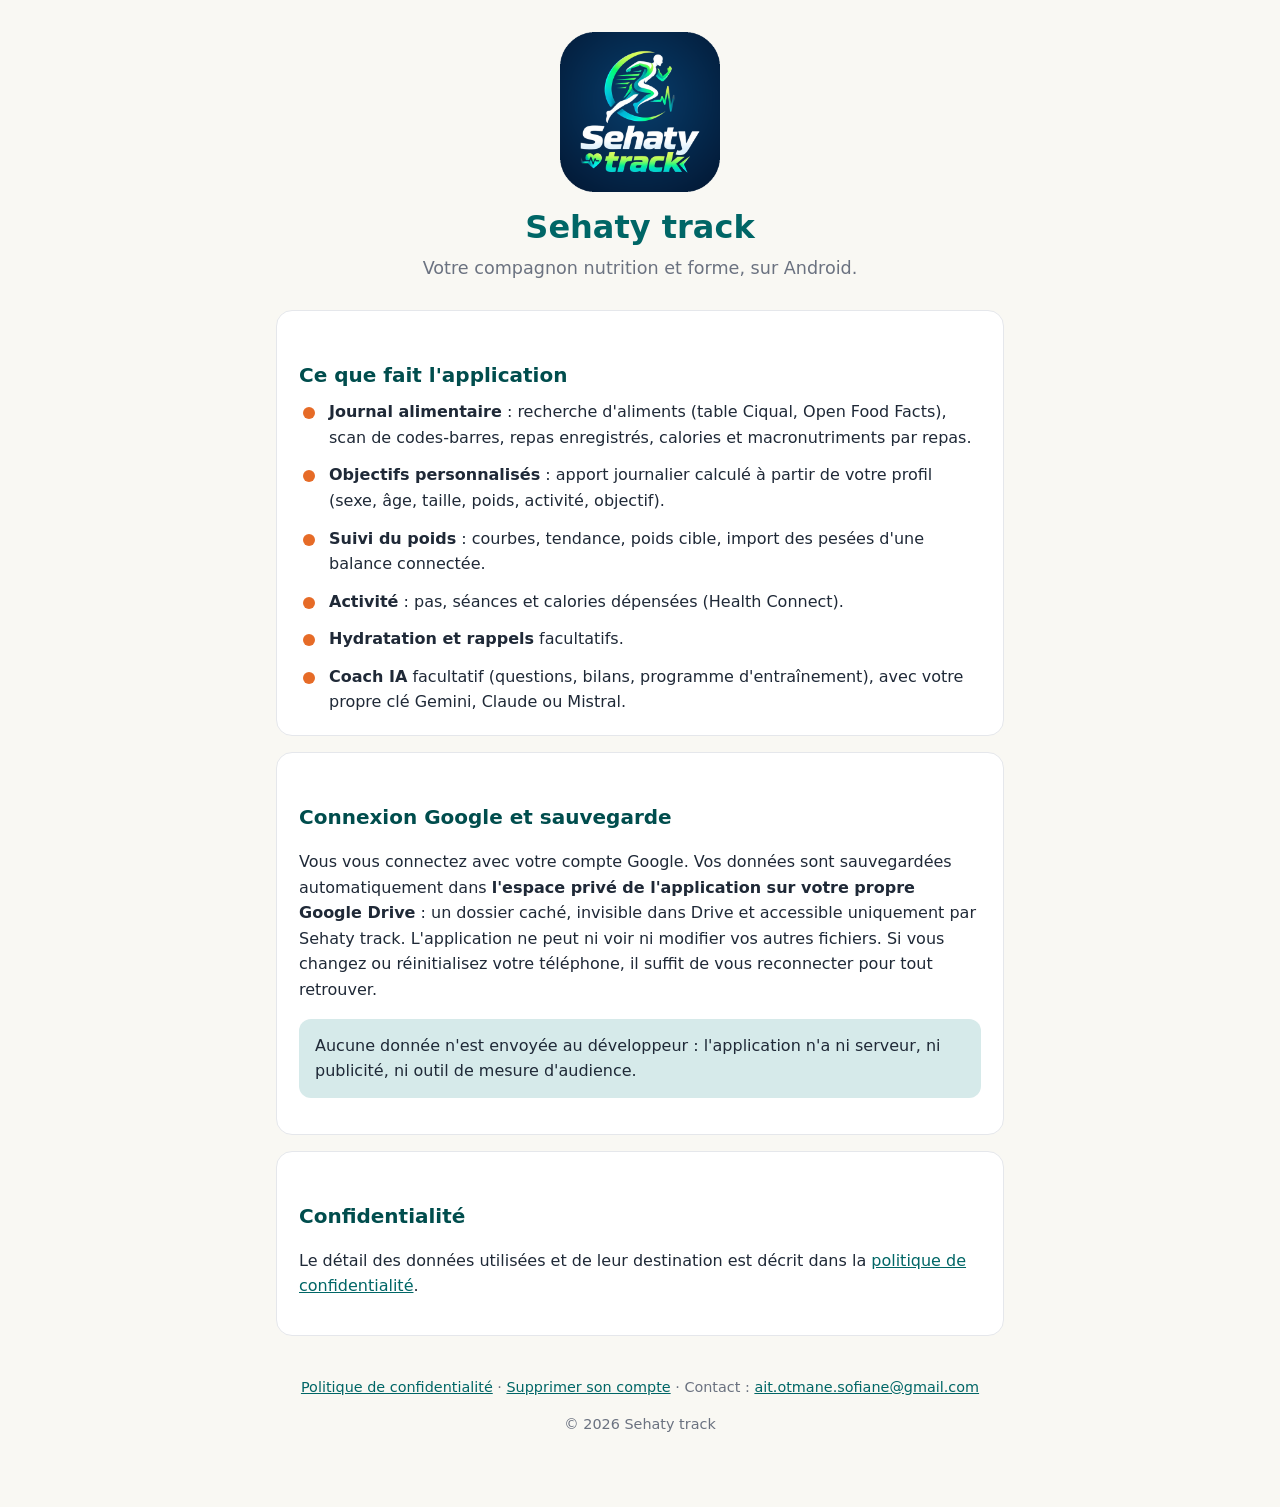
<file: index.html>
<!DOCTYPE html>
<html lang="fr">
<head>
  <meta charset="utf-8">
  <meta name="viewport" content="width=device-width, initial-scale=1">
  <title>Sehaty track</title>
  <meta name="description" content="Sehaty track : journal alimentaire, suivi du poids et de l'activité, coach nutritionnel, avec sauvegarde dans votre propre Google Drive.">
  <!-- Google Search Console : collez ici la balise meta de validation si vous choisissez cette méthode. -->
  <link rel="icon" href="icon.png">
  <link rel="stylesheet" href="style.css">
</head>
<body>
<main>
  <header>
    <img src="logo.png" alt="Logo Sehaty track">
    <h1>Sehaty track</h1>
    <p class="lead">Votre compagnon nutrition et forme, sur Android.</p>
  </header>

  <section class="card">
    <h2>Ce que fait l'application</h2>
    <ul class="features">
      <li><strong>Journal alimentaire</strong> : recherche d'aliments (table Ciqual, Open Food Facts), scan de codes-barres, repas enregistrés, calories et macronutriments par repas.</li>
      <li><strong>Objectifs personnalisés</strong> : apport journalier calculé à partir de votre profil (sexe, âge, taille, poids, activité, objectif).</li>
      <li><strong>Suivi du poids</strong> : courbes, tendance, poids cible, import des pesées d'une balance connectée.</li>
      <li><strong>Activité</strong> : pas, séances et calories dépensées (Health Connect).</li>
      <li><strong>Hydratation et rappels</strong> facultatifs.</li>
      <li><strong>Coach IA</strong> facultatif (questions, bilans, programme d'entraînement), avec votre propre clé Gemini, Claude ou Mistral.</li>
    </ul>
  </section>

  <section class="card">
    <h2>Connexion Google et sauvegarde</h2>
    <p>
      Vous vous connectez avec votre compte Google. Vos données sont sauvegardées automatiquement dans
      <strong>l'espace privé de l'application sur votre propre Google Drive</strong> : un dossier caché,
      invisible dans Drive et accessible uniquement par Sehaty track. L'application ne peut ni voir ni modifier
      vos autres fichiers. Si vous changez ou réinitialisez votre téléphone, il suffit de vous reconnecter pour tout retrouver.
    </p>
    <p class="note">
      Aucune donnée n'est envoyée au développeur : l'application n'a ni serveur, ni publicité, ni outil de mesure d'audience.
    </p>
  </section>

  <section class="card">
    <h2>Confidentialité</h2>
    <p>Le détail des données utilisées et de leur destination est décrit dans la
      <a href="confidentialite.html">politique de confidentialité</a>.</p>
  </section>

  <footer>
    <p><a href="confidentialite.html">Politique de confidentialité</a> · <a href="suppression-compte.html">Supprimer son compte</a> · Contact : <a href="mailto:ait.otmane.sofiane@gmail.com">ait.otmane.sofiane@gmail.com</a></p>
    <p>© 2026 Sehaty track</p>
  </footer>
</main>
</body>
</html>
</file>
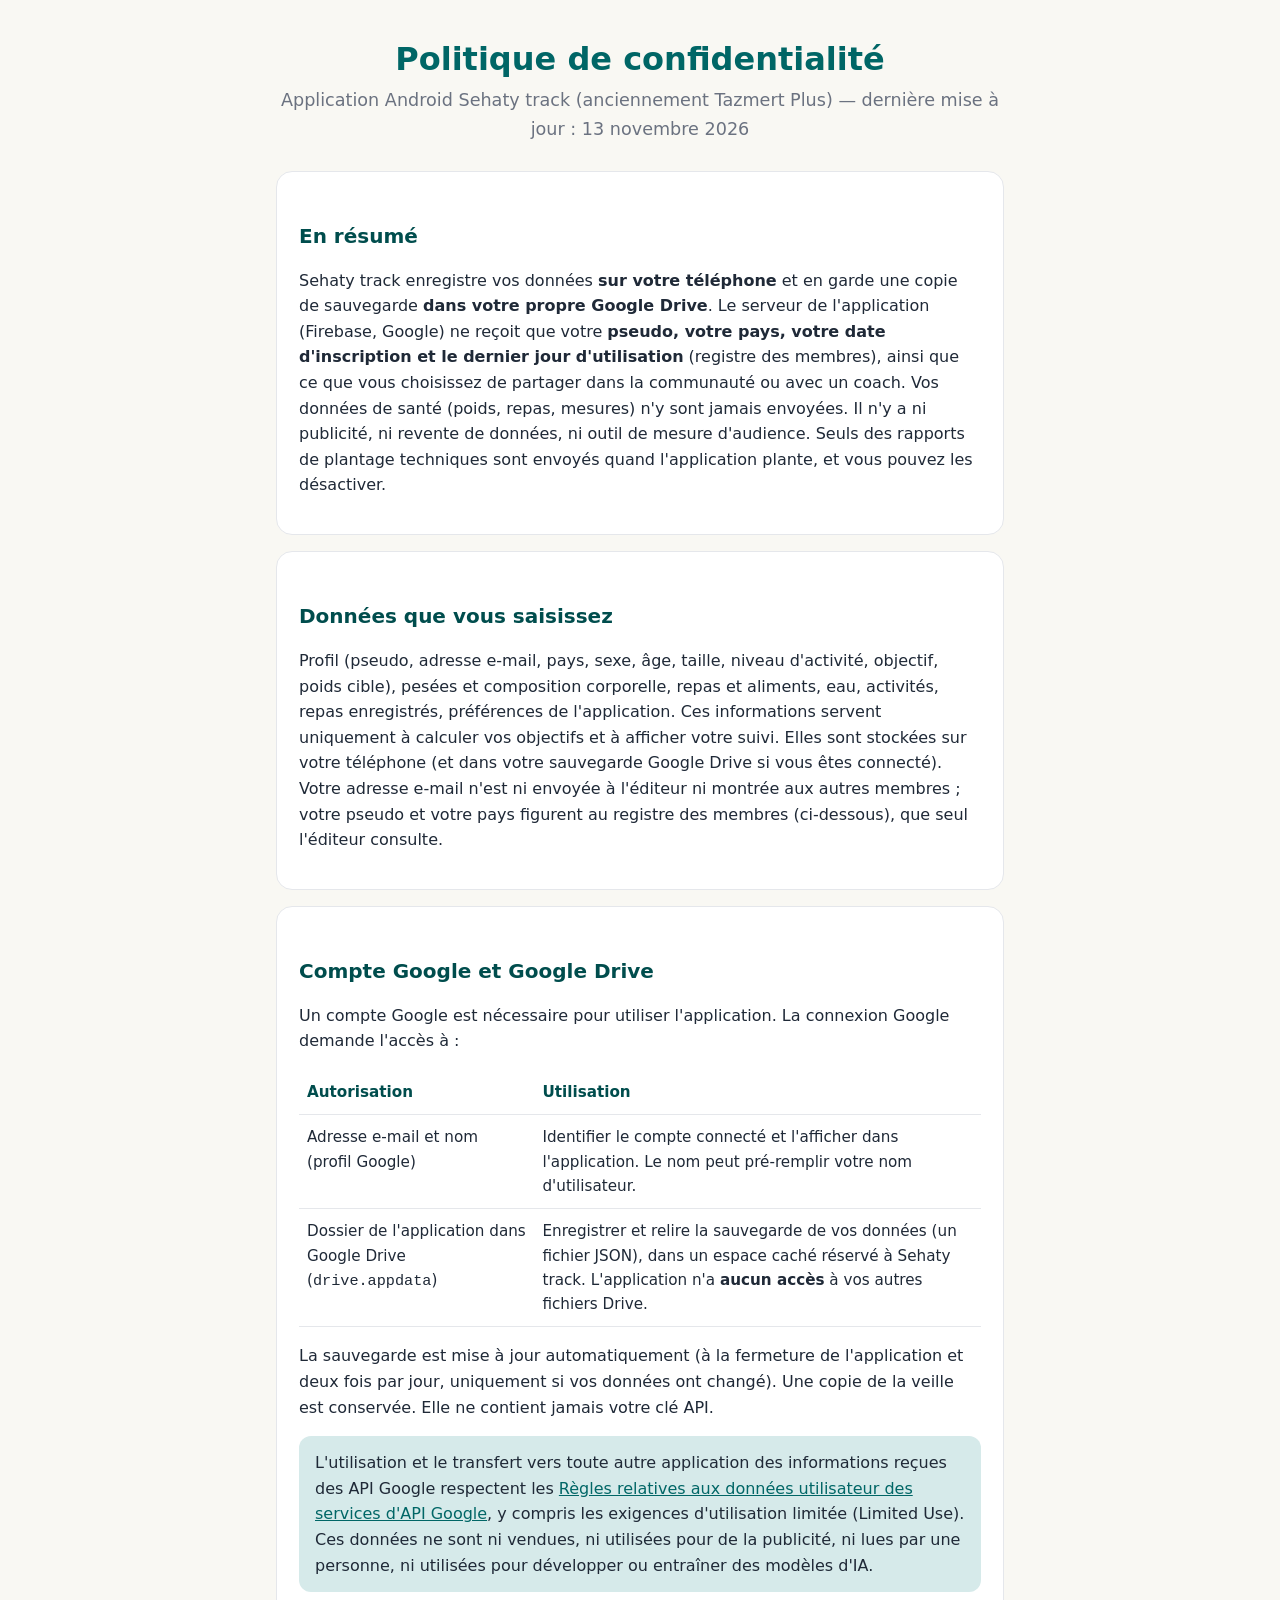
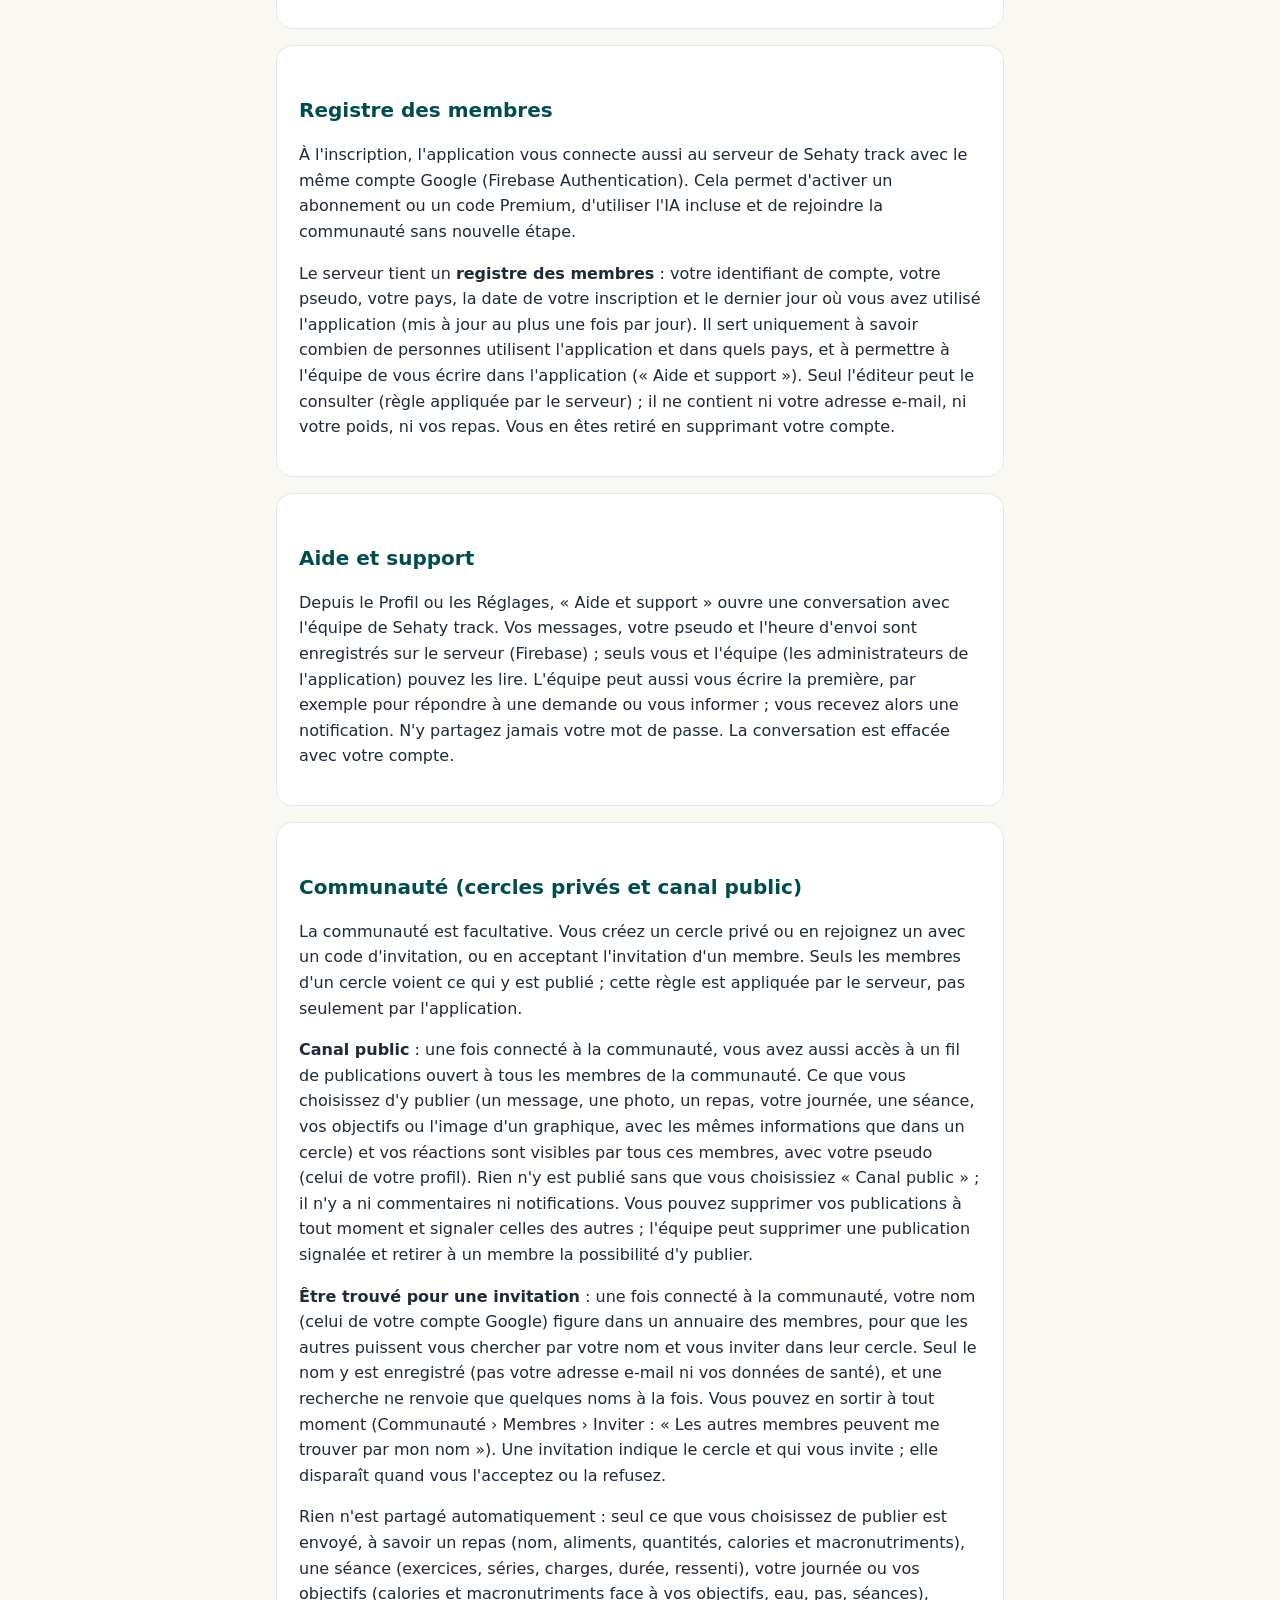
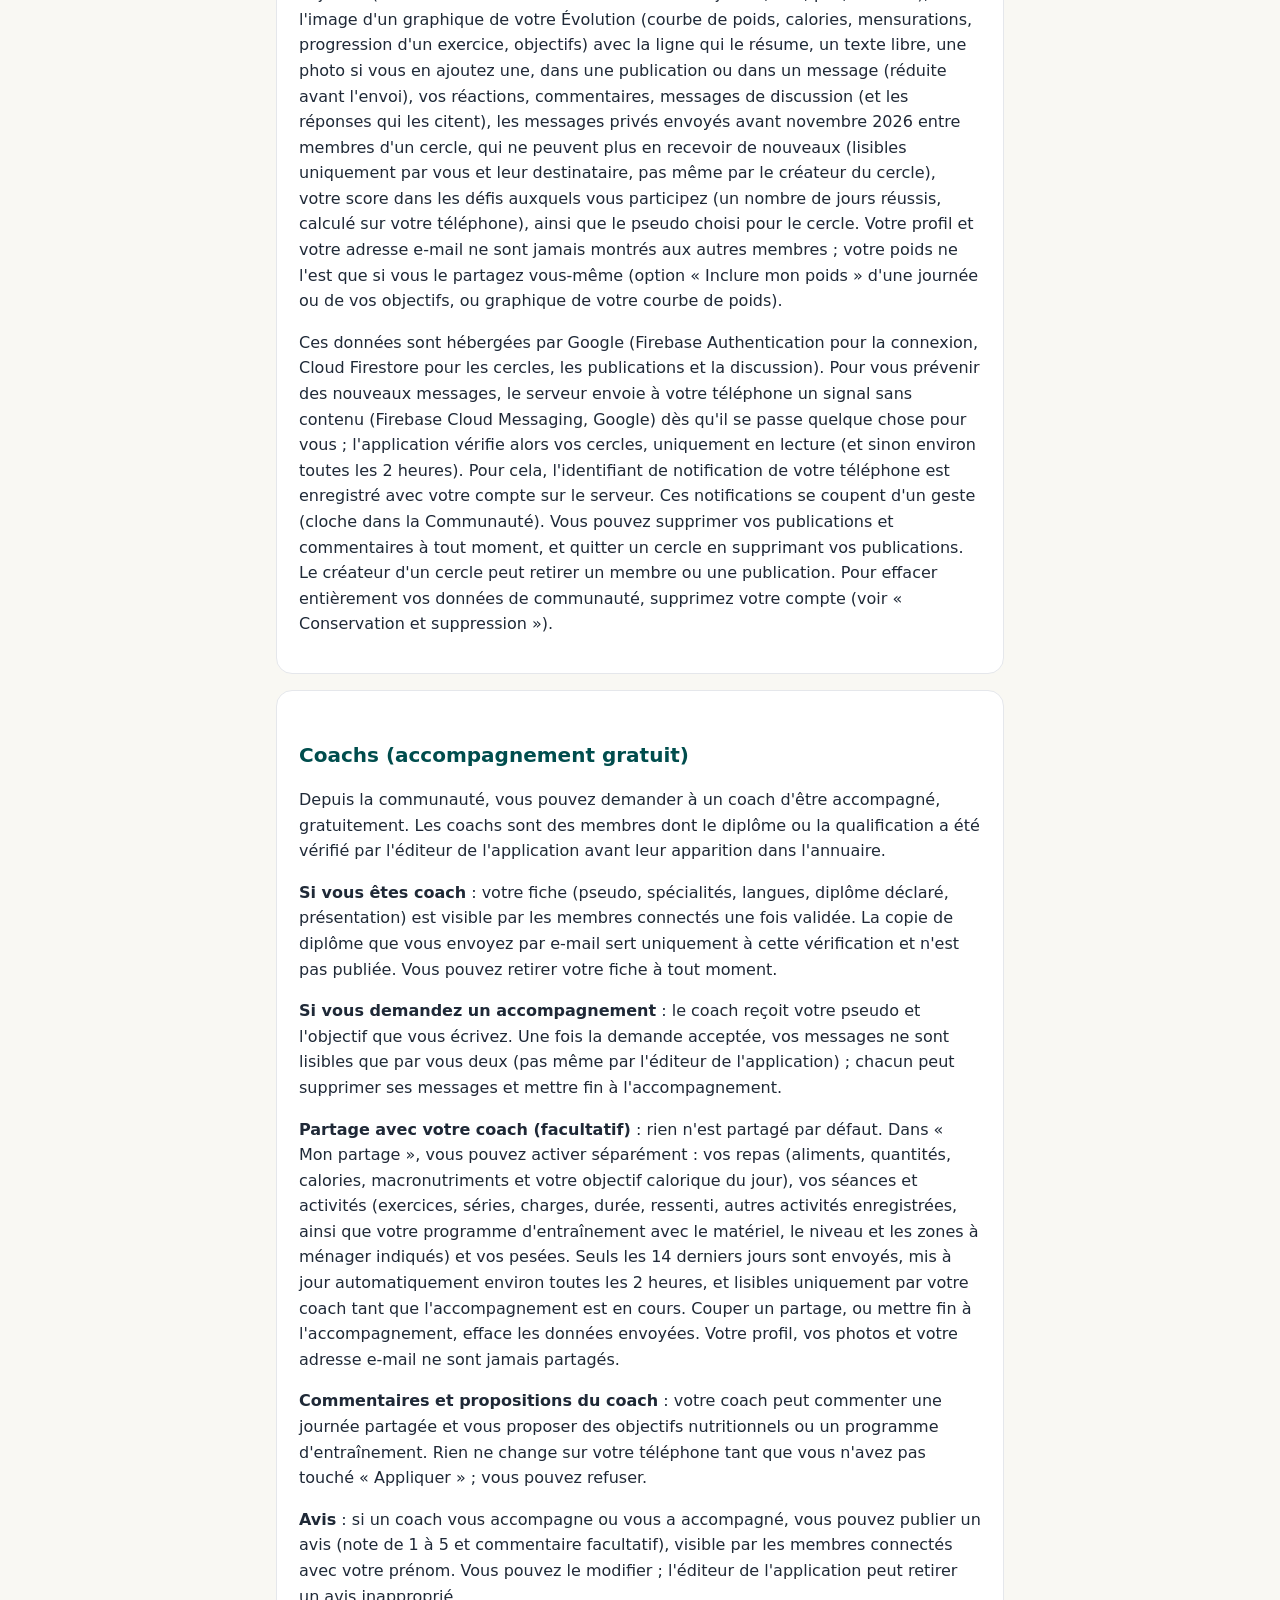
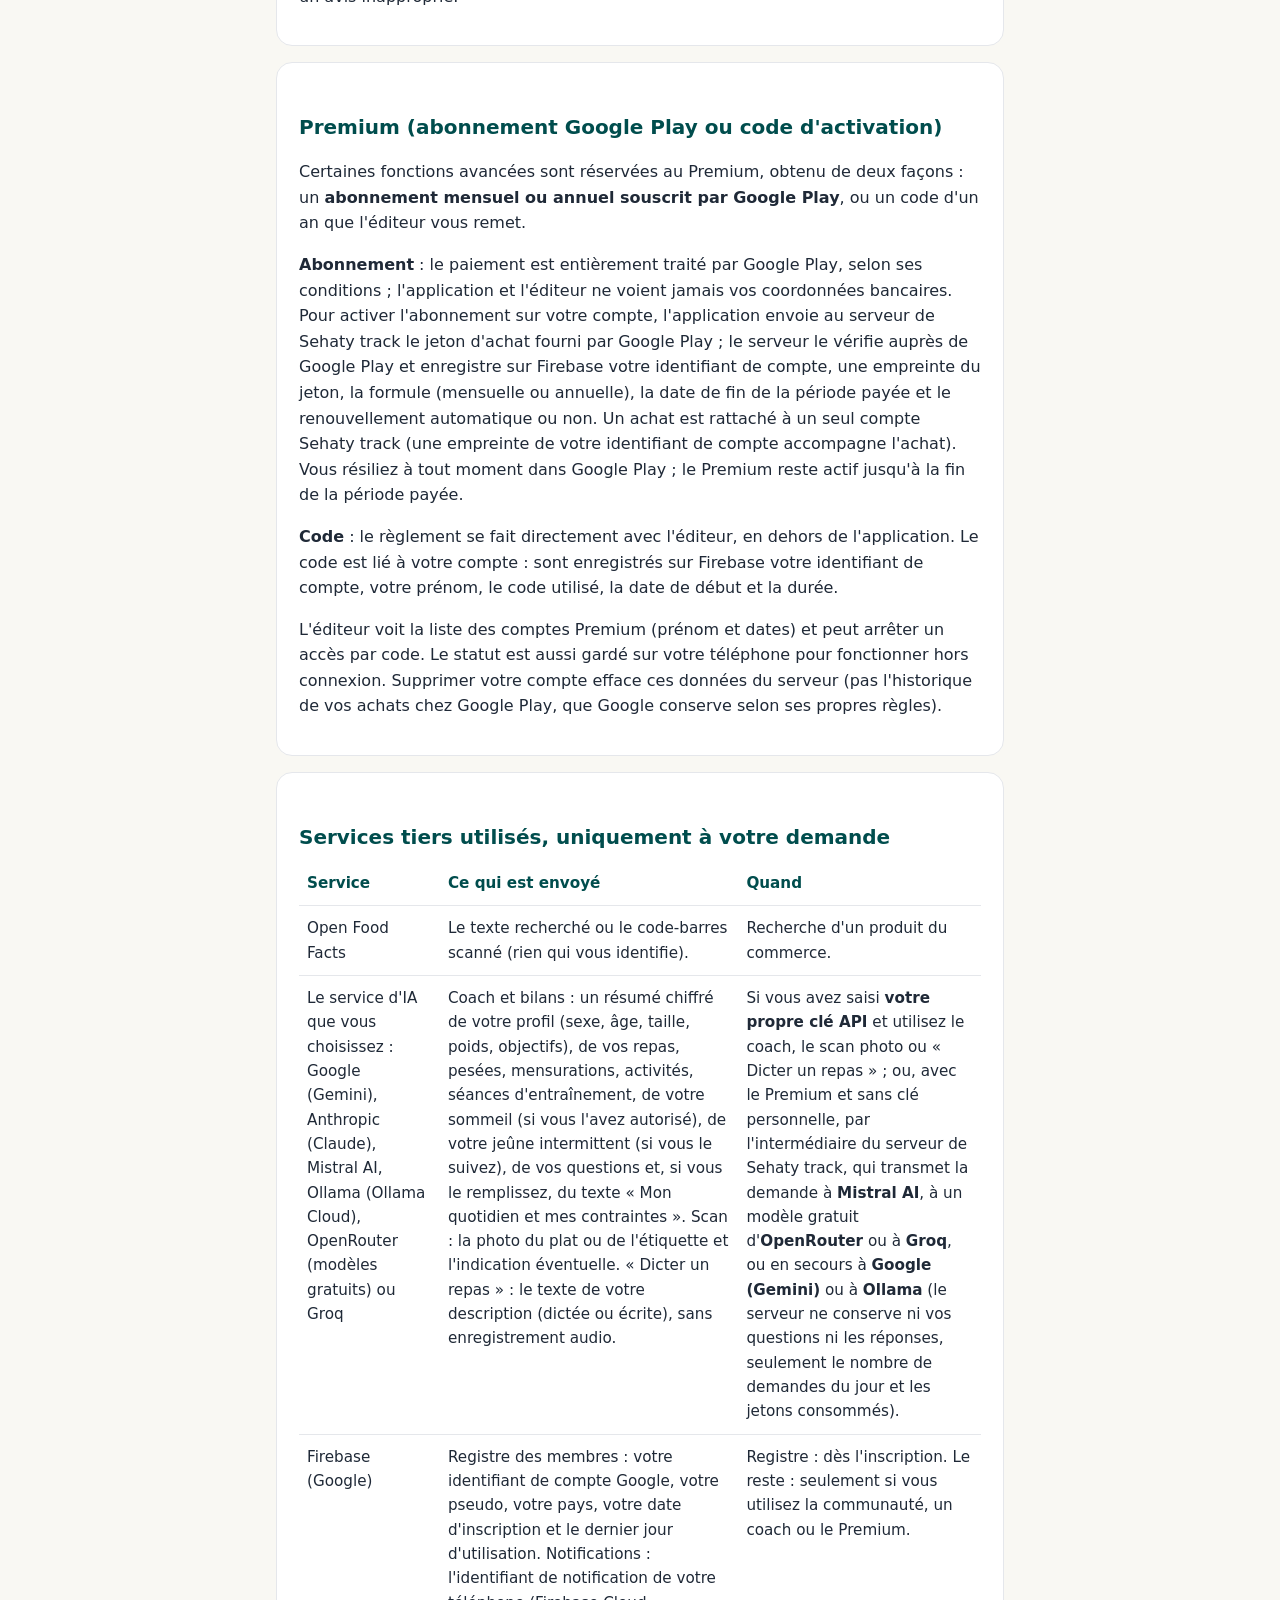
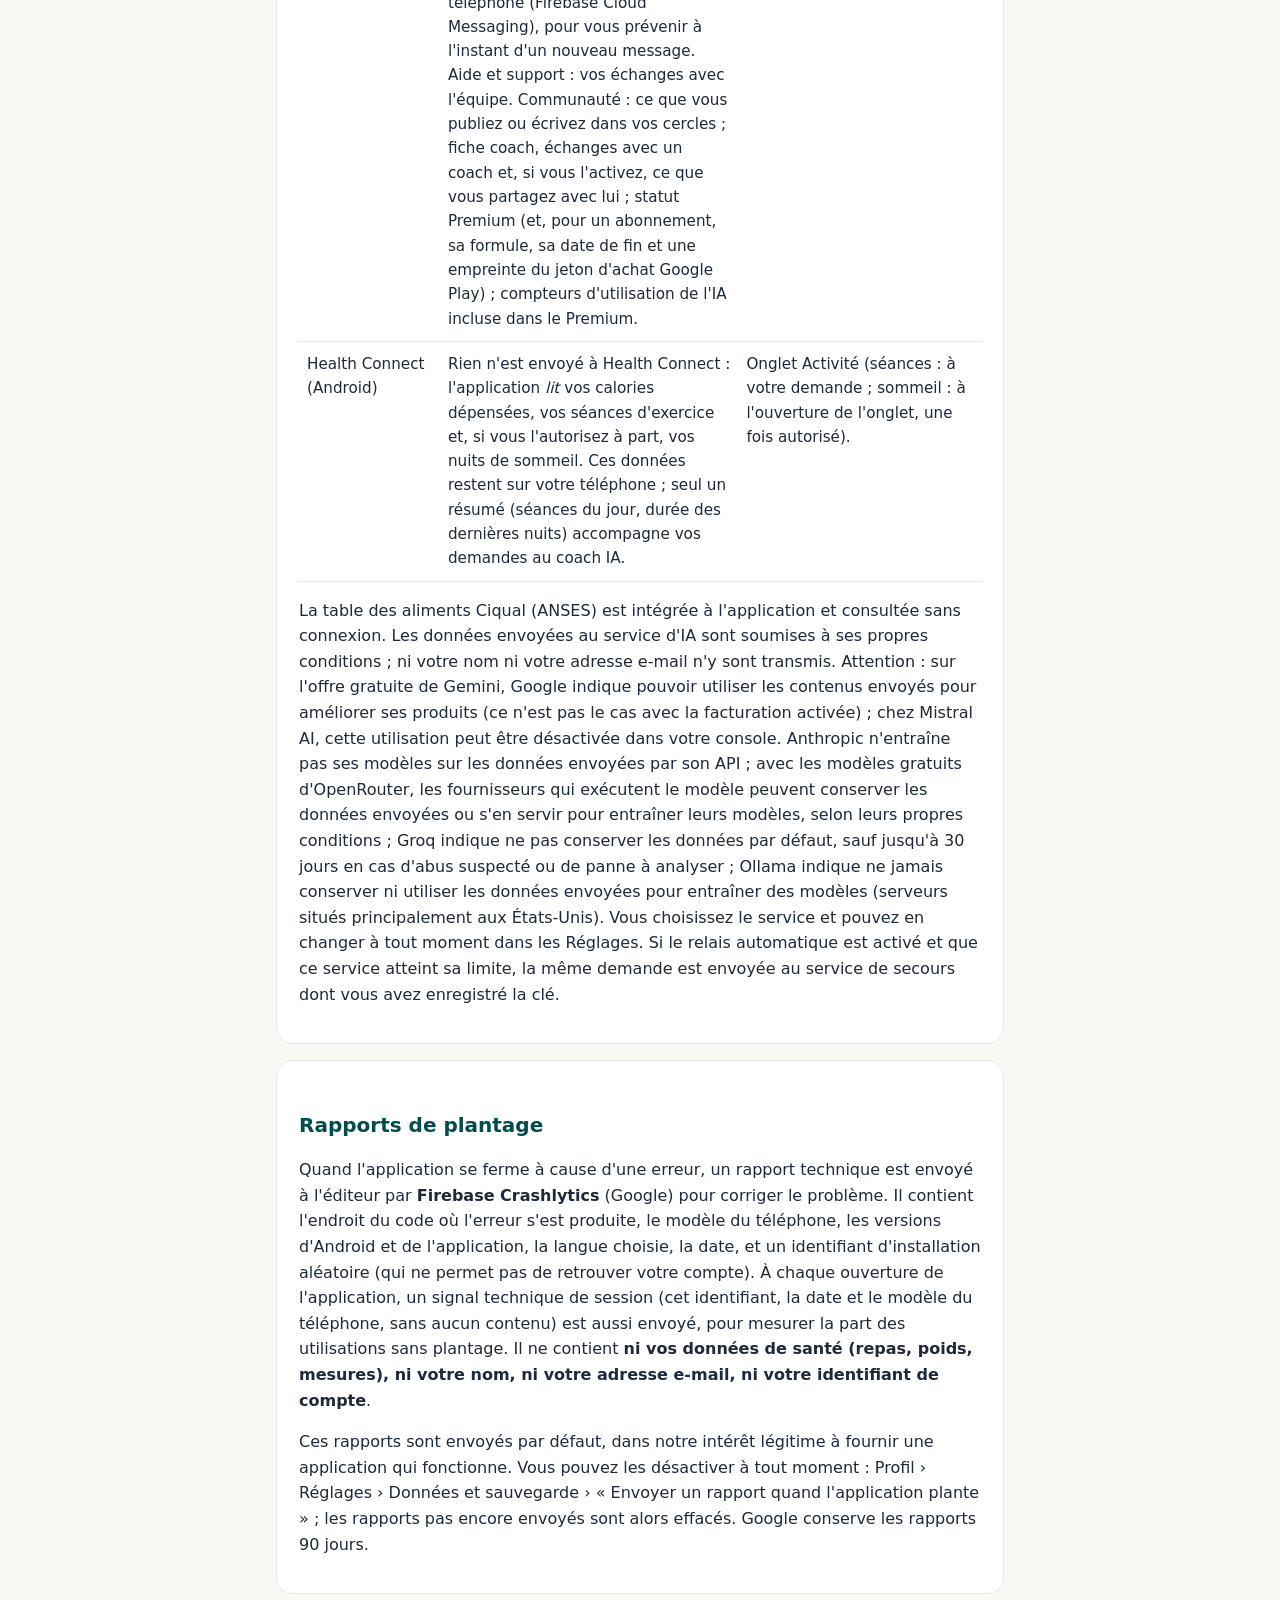
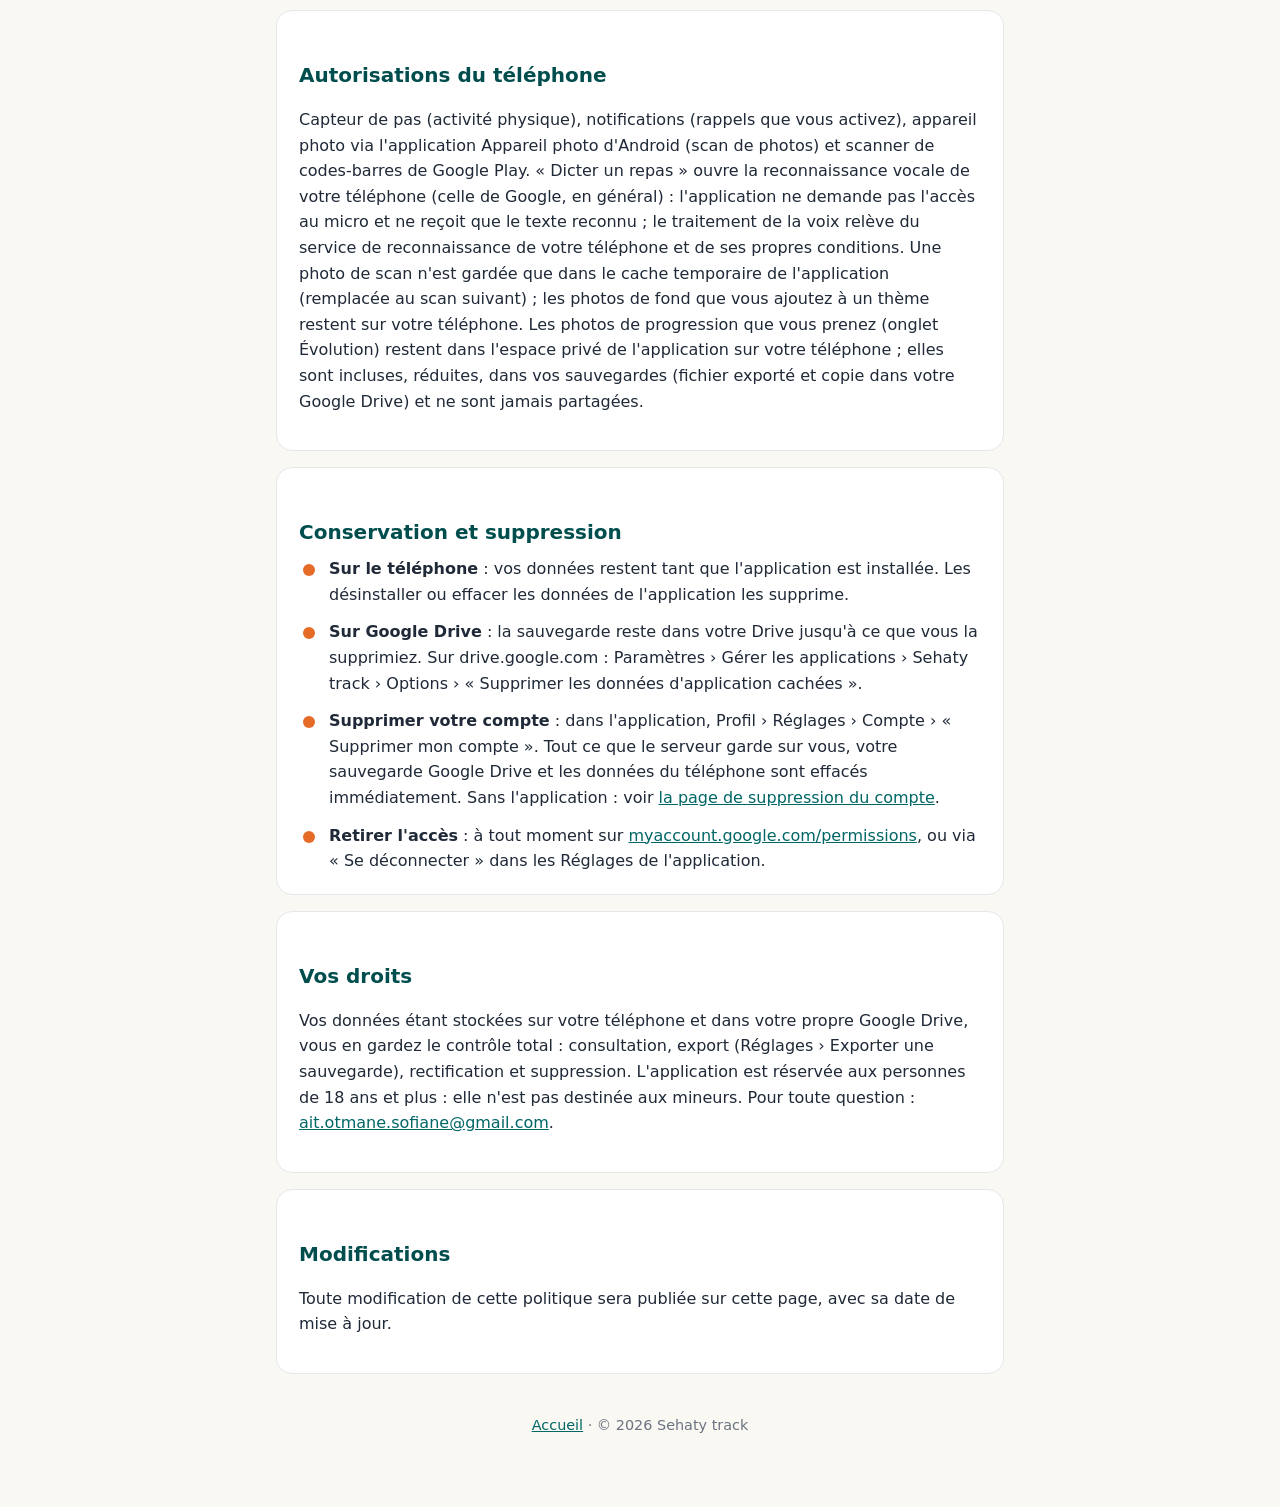
<file: confidentialite.html>
<!DOCTYPE html>
<html lang="fr">
<head>
  <meta charset="utf-8">
  <meta name="viewport" content="width=device-width, initial-scale=1">
  <title>Confidentialité – Sehaty track</title>
  <meta name="description" content="Politique de confidentialité de l'application Android Sehaty track.">
  <link rel="icon" href="icon.png">
  <link rel="stylesheet" href="style.css">
</head>
<body>
<main>
  <header>
    <h1>Politique de confidentialité</h1>
    <p class="lead">Application Android Sehaty track (anciennement Tazmert Plus) — dernière mise à jour : 13 novembre 2026</p>
  </header>

  <section class="card">
    <h2>En résumé</h2>
    <p>
      Sehaty track enregistre vos données <strong>sur votre téléphone</strong> et en garde une copie de sauvegarde
      <strong>dans votre propre Google Drive</strong>. Le serveur de l'application (Firebase, Google) ne reçoit que
      votre <strong>pseudo, votre pays, votre date d'inscription et le dernier jour d'utilisation</strong> (registre des
      membres), ainsi que ce que vous choisissez de partager dans la communauté ou avec un coach. Vos données de santé
      (poids, repas, mesures) n'y sont jamais envoyées. Il n'y a ni publicité, ni revente de données, ni outil de mesure d'audience. Seuls des rapports de plantage techniques sont envoyés quand l'application plante, et vous pouvez les désactiver.
    </p>
  </section>

  <section class="card">
    <h2>Données que vous saisissez</h2>
    <p>
      Profil (pseudo, adresse e-mail, pays, sexe, âge, taille, niveau d'activité, objectif, poids cible), pesées et
      composition corporelle, repas et aliments, eau, activités, repas enregistrés, préférences de l'application.
      Ces informations servent uniquement à calculer vos objectifs et à afficher votre suivi. Elles sont stockées
      sur votre téléphone (et dans votre sauvegarde Google Drive si vous êtes connecté). Votre adresse e-mail n'est ni
      envoyée à l'éditeur ni montrée aux autres membres ; votre pseudo et votre pays figurent au registre des membres
      (ci-dessous), que seul l'éditeur consulte.
    </p>
  </section>

  <section class="card">
    <h2>Compte Google et Google Drive</h2>
    <p>Un compte Google est nécessaire pour utiliser l'application. La connexion Google demande l'accès à :</p>
    <table>
      <tr class="head"><th>Autorisation</th><th>Utilisation</th></tr>
      <tr><td>Adresse e-mail et nom (profil Google)</td><td>Identifier le compte connecté et l'afficher dans l'application. Le nom peut pré-remplir votre nom d'utilisateur.</td></tr>
      <tr><td>Dossier de l'application dans Google Drive (<code>drive.appdata</code>)</td><td>Enregistrer et relire la sauvegarde de vos données (un fichier JSON), dans un espace caché réservé à Sehaty track. L'application n'a <strong>aucun accès</strong> à vos autres fichiers Drive.</td></tr>
    </table>
    <p>
      La sauvegarde est mise à jour automatiquement (à la fermeture de l'application et deux fois par jour, uniquement si
      vos données ont changé). Une copie de la veille est conservée. Elle ne contient jamais votre clé API.
    </p>
    <p class="note">
      L'utilisation et le transfert vers toute autre application des informations reçues des API Google respectent les
      <a href="https://developers.google.com/terms/api-services-user-data-policy">Règles relatives aux données utilisateur
      des services d'API Google</a>, y compris les exigences d'utilisation limitée (Limited Use). Ces données ne sont ni
      vendues, ni utilisées pour de la publicité, ni lues par une personne, ni utilisées pour développer ou entraîner des modèles d'IA.
    </p>
  </section>

  <section class="card">
    <h2>Registre des membres</h2>
    <p>
      À l'inscription, l'application vous connecte aussi au serveur de Sehaty track avec le même compte Google
      (Firebase Authentication). Cela permet d'activer un abonnement ou un code Premium, d'utiliser l'IA incluse et de rejoindre la
      communauté sans nouvelle étape.
    </p>
    <p>
      Le serveur tient un <strong>registre des membres</strong> : votre identifiant de compte, votre pseudo, votre pays,
      la date de votre inscription et le dernier jour où vous avez utilisé l'application (mis à jour au plus une fois par jour).
      Il sert uniquement à savoir combien de personnes utilisent l'application et dans quels pays, et à permettre à l'équipe
      de vous écrire dans l'application (« Aide et support »). Seul l'éditeur peut le
      consulter (règle appliquée par le serveur) ; il ne contient ni votre adresse e-mail, ni votre poids, ni vos repas.
      Vous en êtes retiré en supprimant votre compte.
    </p>
  </section>

  <section class="card">
    <h2>Aide et support</h2>
    <p>
      Depuis le Profil ou les Réglages, « Aide et support » ouvre une conversation avec l'équipe de Sehaty track.
      Vos messages, votre pseudo et l'heure d'envoi sont enregistrés sur le serveur (Firebase) ; seuls vous et l'équipe
      (les administrateurs de l'application) pouvez les lire. L'équipe peut aussi vous écrire la première, par exemple pour
      répondre à une demande ou vous informer ; vous recevez alors une notification. N'y partagez jamais votre mot de passe.
      La conversation est effacée avec votre compte.
    </p>
  </section>

  <section class="card">
    <h2>Communauté (cercles privés et canal public)</h2>
    <p>
      La communauté est facultative.
      Vous créez un cercle privé ou en rejoignez un avec un code d'invitation, ou en acceptant l'invitation d'un membre. Seuls les
      membres d'un cercle voient ce qui y est publié ; cette règle est appliquée par le serveur, pas seulement par l'application.
    </p>
    <p>
      <strong>Canal public</strong> : une fois connecté à la communauté, vous avez aussi accès à un fil de publications ouvert à
      tous les membres de la communauté. Ce que vous choisissez d'y publier (un message, une photo, un repas, votre journée, une séance,
      vos objectifs ou l'image d'un graphique, avec les mêmes informations que dans un cercle) et vos réactions sont visibles par tous
      ces membres, avec votre pseudo (celui de votre profil). Rien n'y est publié sans que vous choisissiez « Canal public » ; il n'y a
      ni commentaires ni notifications. Vous pouvez supprimer vos publications à tout moment et signaler celles des autres ; l'équipe
      peut supprimer une publication signalée et retirer à un membre la possibilité d'y publier.
    </p>
    <p>
      <strong>Être trouvé pour une invitation</strong> : une fois connecté à la communauté, votre nom (celui de votre compte Google)
      figure dans un annuaire des membres, pour que les autres puissent vous chercher par votre nom et vous inviter dans leur cercle.
      Seul le nom y est enregistré (pas votre adresse e-mail ni vos données de santé), et une recherche ne renvoie que quelques noms
      à la fois. Vous pouvez en sortir à tout moment (Communauté › Membres › Inviter : « Les autres membres peuvent me trouver par mon
      nom »). Une invitation indique le cercle et qui vous invite ; elle disparaît quand vous l'acceptez ou la refusez.
    </p>
    <p>
      Rien n'est partagé automatiquement : seul ce que vous choisissez de publier est envoyé, à savoir un repas (nom, aliments,
      quantités, calories et macronutriments), une séance (exercices, séries, charges, durée, ressenti), votre journée ou vos objectifs
      (calories et macronutriments face à vos objectifs, eau, pas, séances), l'image d'un graphique de votre Évolution (courbe de poids,
      calories, mensurations, progression d'un exercice, objectifs) avec la ligne qui le résume, un texte libre, une photo si vous en ajoutez
      une, dans une publication ou dans un message (réduite avant l'envoi),
      vos réactions, commentaires, messages de discussion (et les réponses qui les citent), les messages privés envoyés avant novembre 2026 entre membres d'un cercle, qui ne peuvent plus en recevoir de nouveaux (lisibles uniquement par vous et leur destinataire, pas même par le créateur du cercle), votre score dans les défis auxquels vous participez (un nombre de jours réussis, calculé sur votre téléphone), ainsi que le pseudo choisi pour le cercle. Votre profil et votre adresse e-mail
      ne sont jamais montrés aux autres membres ; votre poids ne l'est que si vous le partagez vous-même (option « Inclure mon poids »
      d'une journée ou de vos objectifs, ou graphique de votre courbe de poids).
    </p>
    <p>
      Ces données sont hébergées par Google (Firebase Authentication pour la connexion, Cloud Firestore pour les cercles, les
      publications et la discussion). Pour vous prévenir des nouveaux messages, le serveur envoie à votre téléphone un signal
      sans contenu (Firebase Cloud Messaging, Google) dès qu'il se passe quelque chose pour vous ; l'application vérifie alors vos
      cercles, uniquement en lecture (et sinon environ toutes les 2 heures). Pour cela, l'identifiant de notification de votre
      téléphone est enregistré avec votre compte sur le serveur. Ces notifications se coupent d'un geste (cloche dans la Communauté). Vous pouvez supprimer vos publications et commentaires à tout moment, et quitter un cercle en supprimant
      vos publications. Le créateur d'un cercle peut retirer un membre ou une publication. Pour effacer entièrement vos données
      de communauté, supprimez votre compte (voir « Conservation et suppression »).
    </p>
  </section>

  <section class="card">
    <h2>Coachs (accompagnement gratuit)</h2>
    <p>
      Depuis la communauté, vous pouvez demander à un coach d'être accompagné, gratuitement. Les coachs sont des membres
      dont le diplôme ou la qualification a été vérifié par l'éditeur de l'application avant leur apparition dans l'annuaire.
    </p>
    <p>
      <strong>Si vous êtes coach</strong> : votre fiche (pseudo, spécialités, langues, diplôme déclaré, présentation) est
      visible par les membres connectés une fois validée. La copie de diplôme que vous envoyez par e-mail sert uniquement à
      cette vérification et n'est pas publiée. Vous pouvez retirer votre fiche à tout moment.
    </p>
    <p>
      <strong>Si vous demandez un accompagnement</strong> : le coach reçoit votre pseudo et l'objectif que vous écrivez.
      Une fois la demande acceptée, vos messages ne sont lisibles que par vous deux (pas même par l'éditeur de l'application) ;
      chacun peut supprimer ses messages et mettre fin à l'accompagnement.
    </p>
    <p>
      <strong>Partage avec votre coach (facultatif)</strong> : rien n'est partagé par défaut. Dans « Mon partage », vous pouvez
      activer séparément : vos repas (aliments, quantités, calories, macronutriments et votre objectif calorique du jour), vos
      séances et activités (exercices, séries, charges, durée, ressenti, autres activités enregistrées, ainsi que votre programme
      d'entraînement avec le matériel, le niveau et les zones à ménager indiqués) et vos pesées. Seuls les
      14 derniers jours sont envoyés, mis à jour automatiquement environ toutes les 2 heures, et lisibles uniquement par votre
      coach tant que l'accompagnement est en cours. Couper un partage, ou mettre fin à l'accompagnement, efface les données
      envoyées. Votre profil, vos photos et votre adresse e-mail ne sont jamais partagés.
    </p>
    <p>
      <strong>Commentaires et propositions du coach</strong> : votre coach peut commenter une journée partagée et vous proposer
      des objectifs nutritionnels ou un programme d'entraînement. Rien ne change sur votre téléphone tant que vous n'avez pas
      touché « Appliquer » ; vous pouvez refuser.
    </p>
    <p>
      <strong>Avis</strong> : si un coach vous accompagne ou vous a accompagné, vous pouvez publier un avis (note de 1 à 5 et
      commentaire facultatif), visible par les membres connectés avec votre prénom. Vous pouvez le modifier ; l'éditeur de
      l'application peut retirer un avis inapproprié.
    </p>
  </section>

  <section class="card">
    <h2>Premium (abonnement Google Play ou code d'activation)</h2>
    <p>
      Certaines fonctions avancées sont réservées au Premium, obtenu de deux façons : un <strong>abonnement mensuel ou annuel
      souscrit par Google Play</strong>, ou un code d'un an que l'éditeur vous remet.
    </p>
    <p>
      <strong>Abonnement</strong> : le paiement est entièrement traité par Google Play, selon ses conditions ; l'application et
      l'éditeur ne voient jamais vos coordonnées bancaires. Pour activer l'abonnement sur votre compte, l'application envoie
      au serveur de Sehaty track le jeton d'achat fourni par Google Play ; le serveur le vérifie auprès de Google Play et enregistre
      sur Firebase votre identifiant de compte, une empreinte du jeton, la formule (mensuelle ou annuelle), la date de fin de la
      période payée et le renouvellement automatique ou non. Un achat est rattaché à un seul compte Sehaty track (une empreinte de
      votre identifiant de compte accompagne l'achat). Vous résiliez à tout moment dans Google Play ; le Premium reste actif
      jusqu'à la fin de la période payée.
    </p>
    <p>
      <strong>Code</strong> : le règlement se fait directement avec l'éditeur, en dehors de l'application. Le code est lié à votre
      compte : sont enregistrés sur Firebase votre identifiant de compte, votre prénom, le code utilisé, la date de début et la durée.
    </p>
    <p>
      L'éditeur voit la liste des comptes Premium (prénom et dates) et peut arrêter un accès par code. Le statut est aussi gardé
      sur votre téléphone pour fonctionner hors connexion. Supprimer votre compte efface ces données du serveur (pas l'historique
      de vos achats chez Google Play, que Google conserve selon ses propres règles).
    </p>
  </section>

  <section class="card">
    <h2>Services tiers utilisés, uniquement à votre demande</h2>
    <table>
      <tr class="head"><th>Service</th><th>Ce qui est envoyé</th><th>Quand</th></tr>
      <tr><td>Open Food Facts</td><td>Le texte recherché ou le code-barres scanné (rien qui vous identifie).</td><td>Recherche d'un produit du commerce.</td></tr>
      <tr><td>Le service d'IA que vous choisissez : Google (Gemini), Anthropic (Claude), Mistral AI, Ollama (Ollama Cloud), OpenRouter (modèles gratuits) ou Groq</td><td>Coach et bilans : un résumé chiffré de votre profil (sexe, âge, taille, poids, objectifs), de vos repas, pesées, mensurations, activités, séances d'entraînement, de votre sommeil (si vous l'avez autorisé), de votre jeûne intermittent (si vous le suivez), de vos questions et, si vous le remplissez, du texte « Mon quotidien et mes contraintes ». Scan : la photo du plat ou de l'étiquette et l'indication éventuelle. « Dicter un repas » : le texte de votre description (dictée ou écrite), sans enregistrement audio.</td><td>Si vous avez saisi <strong>votre propre clé API</strong> et utilisez le coach, le scan photo ou « Dicter un repas » ; ou, avec le Premium et sans clé personnelle, par l'intermédiaire du serveur de Sehaty track, qui transmet la demande à <strong>Mistral AI</strong>, à un modèle gratuit d'<strong>OpenRouter</strong> ou à <strong>Groq</strong>, ou en secours à <strong>Google (Gemini)</strong> ou à <strong>Ollama</strong> (le serveur ne conserve ni vos questions ni les réponses, seulement le nombre de demandes du jour et les jetons consommés).</td></tr>
      <tr><td>Firebase (Google)</td><td>Registre des membres : votre identifiant de compte Google, votre pseudo, votre pays, votre date d'inscription et le dernier jour d'utilisation. Notifications : l'identifiant de notification de votre téléphone (Firebase Cloud Messaging), pour vous prévenir à l'instant d'un nouveau message. Aide et support : vos échanges avec l'équipe. Communauté : ce que vous publiez ou écrivez dans vos cercles ; fiche coach, échanges avec un coach et, si vous l'activez, ce que vous partagez avec lui ; statut Premium (et, pour un abonnement, sa formule, sa date de fin et une empreinte du jeton d'achat Google Play) ; compteurs d'utilisation de l'IA incluse dans le Premium.</td><td>Registre : dès l'inscription. Le reste : seulement si vous utilisez la communauté, un coach ou le Premium.</td></tr>
      <tr><td>Health Connect (Android)</td><td>Rien n'est envoyé à Health Connect : l'application <em>lit</em> vos calories dépensées, vos séances d'exercice et, si vous l'autorisez à part, vos nuits de sommeil. Ces données restent sur votre téléphone ; seul un résumé (séances du jour, durée des dernières nuits) accompagne vos demandes au coach IA.</td><td>Onglet Activité (séances : à votre demande ; sommeil : à l'ouverture de l'onglet, une fois autorisé).</td></tr>
    </table>
    <p>
      La table des aliments Ciqual (ANSES) est intégrée à l'application et consultée sans connexion.
      Les données envoyées au service d'IA sont soumises à ses propres conditions ; ni votre nom ni votre adresse e-mail n'y sont transmis.
      Attention : sur l'offre gratuite de Gemini, Google indique pouvoir utiliser les contenus envoyés pour améliorer ses produits
      (ce n'est pas le cas avec la facturation activée) ; chez Mistral AI, cette utilisation peut être désactivée dans votre console.
      Anthropic n'entraîne pas ses modèles sur les données envoyées par son API ; avec les modèles gratuits d'OpenRouter, les fournisseurs qui exécutent le modèle peuvent conserver les données envoyées ou s'en servir pour entraîner leurs modèles, selon leurs propres conditions ; Groq indique ne pas conserver les données par défaut, sauf jusqu'à 30 jours en cas d'abus suspecté ou de panne à analyser ; Ollama indique ne jamais conserver ni utiliser
      les données envoyées pour entraîner des modèles (serveurs situés principalement aux États-Unis). Vous choisissez le service et pouvez en changer à tout moment dans les Réglages. Si le relais automatique est activé et que ce service atteint sa limite, la même demande est envoyée au service de secours dont vous avez enregistré la clé.
    </p>
  </section>

  <section class="card">
    <h2>Rapports de plantage</h2>
    <p>
      Quand l'application se ferme à cause d'une erreur, un rapport technique est envoyé à l'éditeur par
      <strong>Firebase Crashlytics</strong> (Google) pour corriger le problème. Il contient l'endroit du code où l'erreur s'est
      produite, le modèle du téléphone, les versions d'Android et de l'application, la langue choisie, la date, et un identifiant
      d'installation aléatoire (qui ne permet pas de retrouver votre compte). À chaque ouverture de l'application, un signal technique de session (cet identifiant, la date et le modèle du téléphone, sans aucun contenu) est aussi envoyé, pour mesurer la part des utilisations sans plantage. Il ne contient <strong>ni vos données de santé
      (repas, poids, mesures), ni votre nom, ni votre adresse e-mail, ni votre identifiant de compte</strong>.
    </p>
    <p>
      Ces rapports sont envoyés par défaut, dans notre intérêt légitime à fournir une application qui fonctionne. Vous pouvez les
      désactiver à tout moment : Profil › Réglages › Données et sauvegarde › « Envoyer un rapport quand l'application plante » ;
      les rapports pas encore envoyés sont alors effacés. Google conserve les rapports 90 jours.
    </p>
  </section>

  <section class="card">
    <h2>Autorisations du téléphone</h2>
    <p>
      Capteur de pas (activité physique), notifications (rappels que vous activez), appareil photo via l'application
      Appareil photo d'Android (scan de photos) et scanner de codes-barres de Google Play.
      « Dicter un repas » ouvre la reconnaissance vocale de votre téléphone (celle de Google, en général) : l'application ne demande pas l'accès
      au micro et ne reçoit que le texte reconnu ; le traitement de la voix relève du service de reconnaissance de votre téléphone et de ses propres conditions. Une photo de scan n'est gardée que dans le cache temporaire de l'application (remplacée au scan suivant) ;
      les photos de fond que vous ajoutez à un thème restent sur votre téléphone.
      Les photos de progression que vous prenez (onglet Évolution) restent dans l'espace privé de l'application sur votre téléphone ; elles sont incluses, réduites, dans vos sauvegardes (fichier exporté et copie dans votre Google Drive) et ne sont jamais partagées.
    </p>
  </section>

  <section class="card">
    <h2>Conservation et suppression</h2>
    <ul class="features">
      <li><strong>Sur le téléphone</strong> : vos données restent tant que l'application est installée. Les désinstaller ou effacer les données de l'application les supprime.</li>
      <li><strong>Sur Google Drive</strong> : la sauvegarde reste dans votre Drive jusqu'à ce que vous la supprimiez. Sur drive.google.com : Paramètres › Gérer les applications › Sehaty track › Options › « Supprimer les données d'application cachées ».</li>
      <li><strong>Supprimer votre compte</strong> : dans l'application, Profil › Réglages › Compte › « Supprimer mon compte ».
        Tout ce que le serveur garde sur vous, votre sauvegarde Google Drive et les données du téléphone sont effacés immédiatement.
        Sans l'application : voir <a href="suppression-compte.html">la page de suppression du compte</a>.</li>
      <li><strong>Retirer l'accès</strong> : à tout moment sur <a href="https://myaccount.google.com/permissions">myaccount.google.com/permissions</a>, ou via « Se déconnecter » dans les Réglages de l'application.</li>
    </ul>
  </section>

  <section class="card">
    <h2>Vos droits</h2>
    <p>
      Vos données étant stockées sur votre téléphone et dans votre propre Google Drive, vous en gardez le contrôle total :
      consultation, export (Réglages › Exporter une sauvegarde), rectification et suppression. L'application est réservée aux
      personnes de 18 ans et plus : elle n'est pas destinée aux mineurs. Pour toute question : <a href="mailto:ait.otmane.sofiane@gmail.com">ait.otmane.sofiane@gmail.com</a>.
    </p>
  </section>

  <section class="card">
    <h2>Modifications</h2>
    <p>Toute modification de cette politique sera publiée sur cette page, avec sa date de mise à jour.</p>
  </section>

  <footer>
    <p><a href="index.html">Accueil</a> · © 2026 Sehaty track</p>
  </footer>
</main>
</body>
</html>
</file>
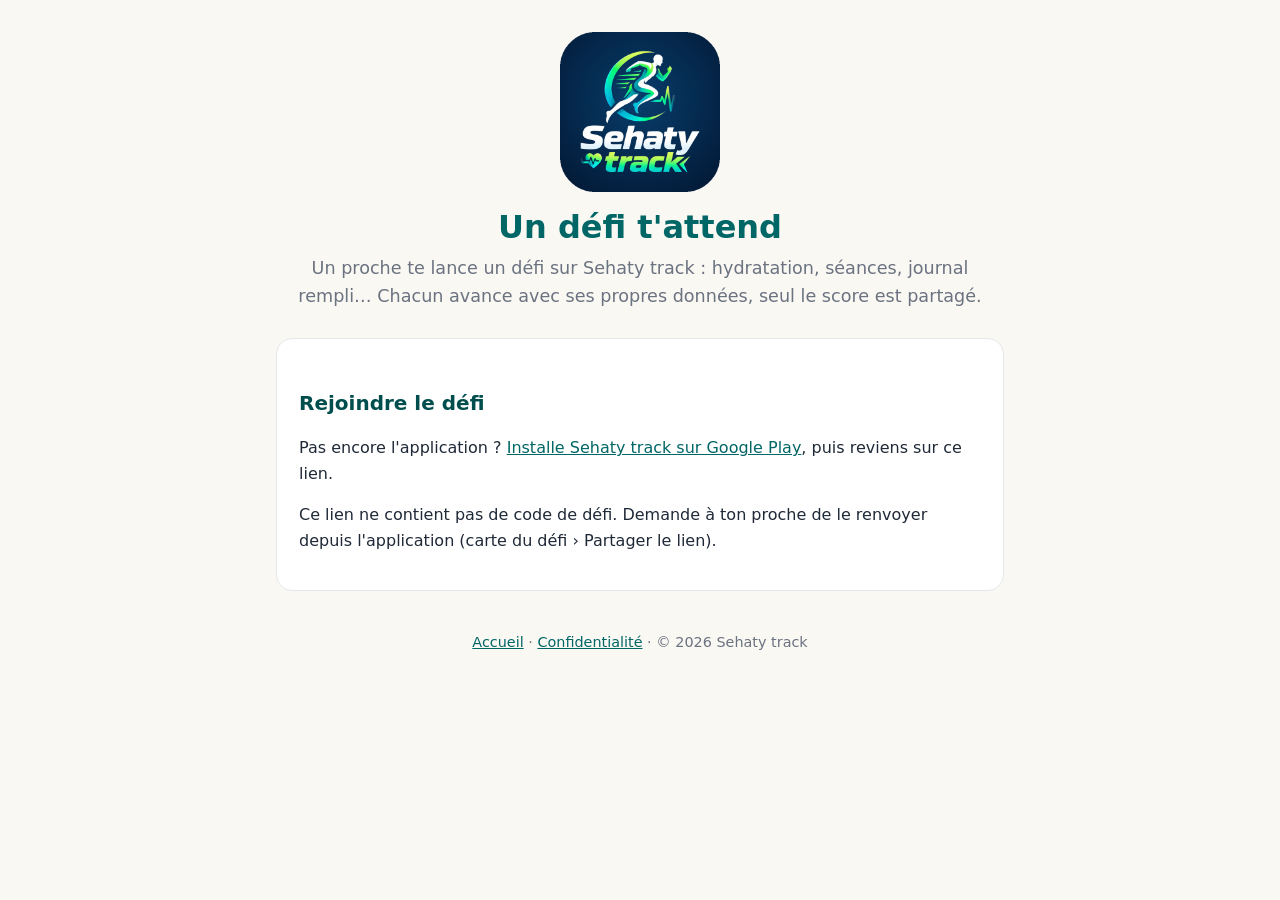
<file: defi.html>
<!DOCTYPE html>
<html lang="fr">
<head>
  <meta charset="utf-8">
  <meta name="viewport" content="width=device-width, initial-scale=1">
  <title>Un défi t'attend · Sehaty track</title>
  <meta name="description" content="Un proche te lance un défi sur Sehaty track : rejoins-le en un geste.">
  <link rel="icon" href="icon.png">
  <link rel="stylesheet" href="style.css">
</head>
<body>
<main>
  <header>
    <img src="logo.png" alt="Logo Sehaty track">
    <h1>Un défi t'attend</h1>
    <p class="lead">Un proche te lance un défi sur Sehaty track : hydratation, séances, journal rempli… Chacun avance avec ses propres données, seul le score est partagé.</p>
  </header>

  <section class="card">
    <h2>Rejoindre le défi</h2>
    <p><a id="open" class="button" href="#">Ouvrir dans Sehaty track</a></p>
    <p>Pas encore l'application ? <a id="store" href="https://play.google.com/store/apps/details?id=com.sehatytrack.app">Installe Sehaty track sur Google Play</a>, puis reviens sur ce lien.</p>
    <p id="manual">Sinon, dans l'application : Communauté › Rejoindre, avec le code <strong id="code"></strong>.</p>
    <p id="nocode" hidden>Ce lien ne contient pas de code de défi. Demande à ton proche de le renvoyer depuis l'application (carte du défi › Partager le lien).</p>
  </section>

  <footer>
    <a href="index.html">Accueil</a> · <a href="confidentialite.html">Confidentialité</a> · © 2026 Sehaty track
  </footer>
</main>
<script>
  (function () {
    var code = (new URLSearchParams(location.search).get('c') || '').toUpperCase().replace(/[^A-Z0-9]/g, '').slice(0, 6);
    var open = document.getElementById('open');
    if (code.length !== 6) {
      document.getElementById('manual').hidden = true;
      document.getElementById('nocode').hidden = false;
      open.hidden = true;
      return;
    }
    document.getElementById('code').textContent = code.replace(/(.{3})(.{3})/, '$1 $2');
    var store = 'https://play.google.com/store/apps/details?id=com.sehatytrack.app';
    // Android: the app's own scheme, with the store when it isn't installed.
    var intent = 'intent://defi?c=' + code + '#Intent;scheme=sehatytrack;package=com.sehatytrack.app;S.browser_fallback_url=' + encodeURIComponent(store) + ';end';
    open.href = intent;
    if (/android/i.test(navigator.userAgent)) {
      // One try on arrival; the button stays for a second one.
      setTimeout(function () { location.href = intent; }, 400);
    }
  })();
</script>
</body>
</html>
</file>
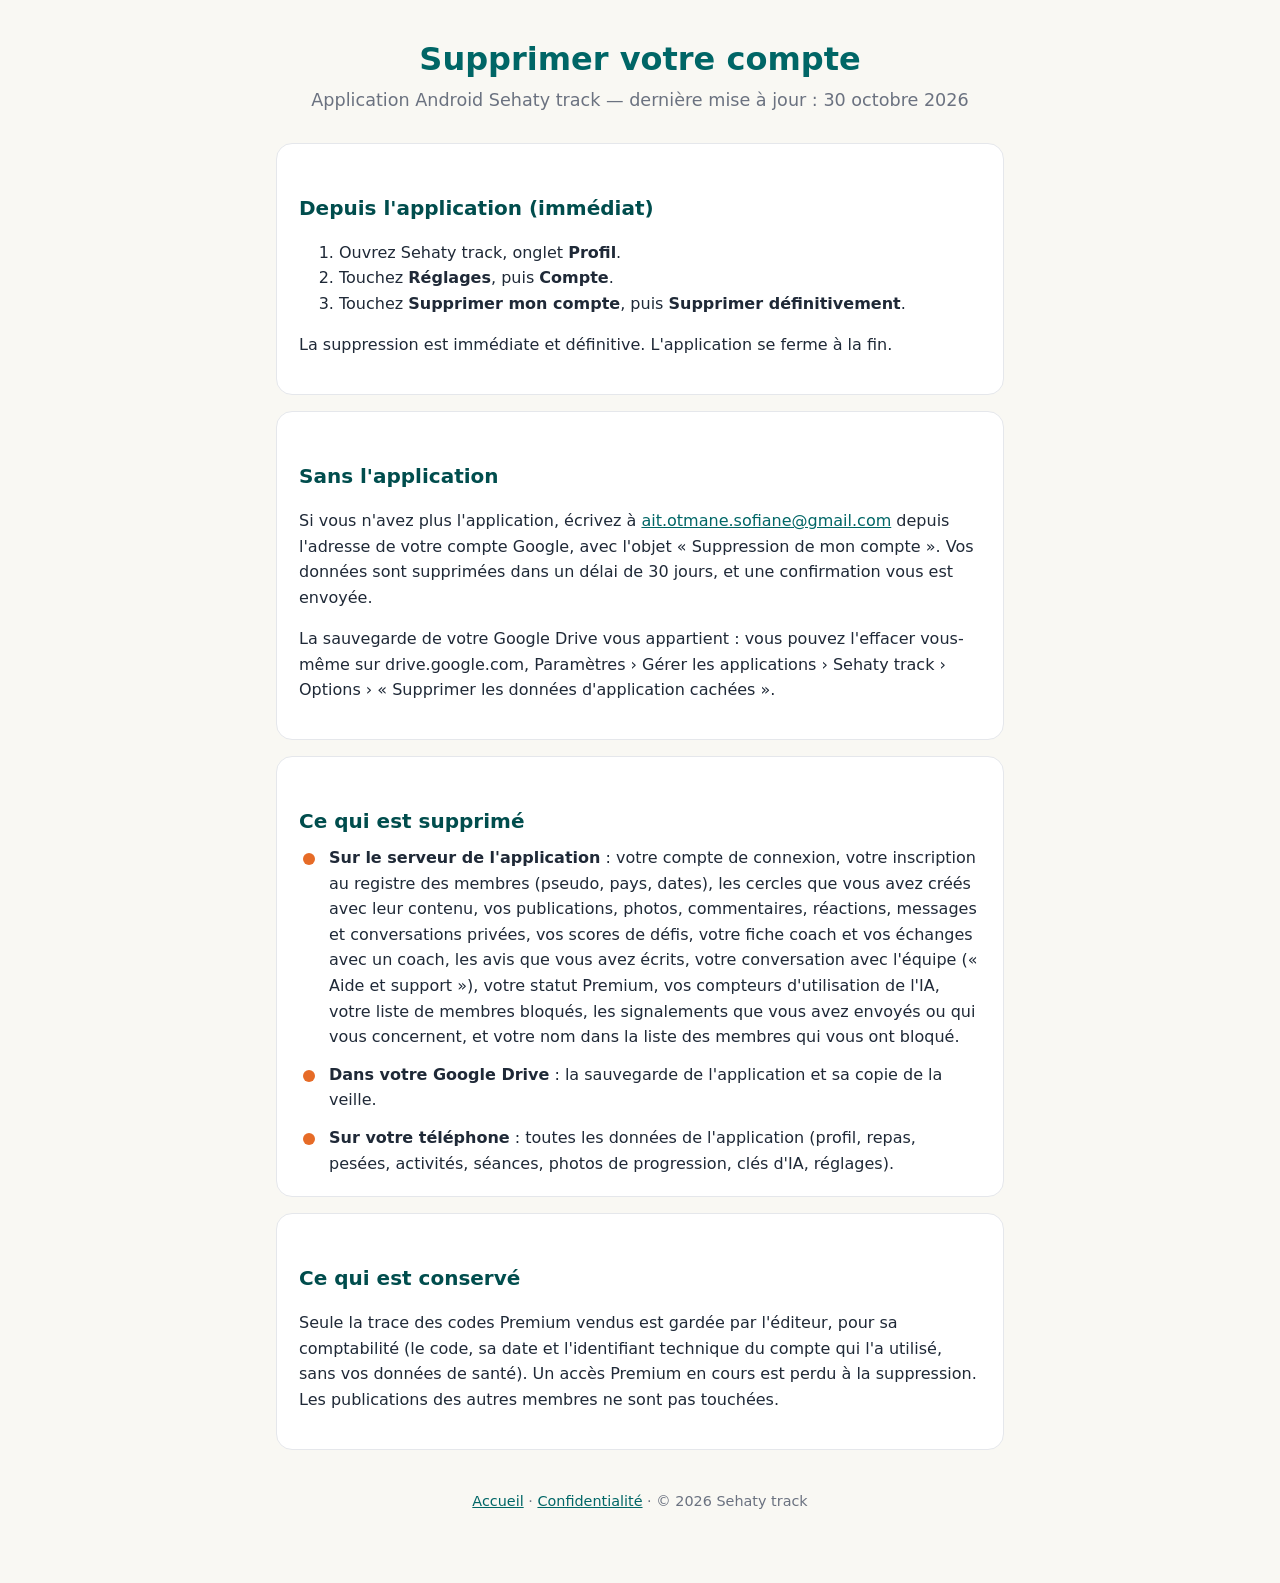
<file: suppression-compte.html>
<!DOCTYPE html>
<html lang="fr">
<head>
  <meta charset="utf-8">
  <meta name="viewport" content="width=device-width, initial-scale=1">
  <title>Supprimer votre compte – Sehaty track</title>
  <meta name="description" content="Comment supprimer votre compte Sehaty track et les données associées.">
  <link rel="icon" href="icon.png">
  <link rel="stylesheet" href="style.css">
</head>
<body>
<main>
  <header>
    <h1>Supprimer votre compte</h1>
    <p class="lead">Application Android Sehaty track — dernière mise à jour : 30 octobre 2026</p>
  </header>

  <section class="card">
    <h2>Depuis l'application (immédiat)</h2>
    <ol>
      <li>Ouvrez Sehaty track, onglet <strong>Profil</strong>.</li>
      <li>Touchez <strong>Réglages</strong>, puis <strong>Compte</strong>.</li>
      <li>Touchez <strong>Supprimer mon compte</strong>, puis <strong>Supprimer définitivement</strong>.</li>
    </ol>
    <p>La suppression est immédiate et définitive. L'application se ferme à la fin.</p>
  </section>

  <section class="card">
    <h2>Sans l'application</h2>
    <p>
      Si vous n'avez plus l'application, écrivez à
      <a href="mailto:ait.otmane.sofiane@gmail.com?subject=Suppression%20de%20mon%20compte%20Sehaty%20track">ait.otmane.sofiane@gmail.com</a>
      depuis l'adresse de votre compte Google, avec l'objet « Suppression de mon compte ». Vos données sont supprimées dans un délai
      de 30 jours, et une confirmation vous est envoyée.
    </p>
    <p>
      La sauvegarde de votre Google Drive vous appartient : vous pouvez l'effacer vous-même sur drive.google.com,
      Paramètres › Gérer les applications › Sehaty track › Options › « Supprimer les données d'application cachées ».
    </p>
  </section>

  <section class="card">
    <h2>Ce qui est supprimé</h2>
    <ul class="features">
      <li><strong>Sur le serveur de l'application</strong> : votre compte de connexion, votre inscription au registre des membres
        (pseudo, pays, dates), les cercles que vous avez créés avec leur contenu, vos publications, photos, commentaires, réactions,
        messages et conversations privées, vos scores de défis, votre fiche coach et vos échanges avec un coach, les avis que vous avez
        écrits, votre conversation avec l'équipe (« Aide et support »), votre statut Premium, vos compteurs d'utilisation de l'IA, votre liste de membres bloqués, les signalements que vous avez
        envoyés ou qui vous concernent, et votre nom dans la liste des membres qui vous ont bloqué.</li>
      <li><strong>Dans votre Google Drive</strong> : la sauvegarde de l'application et sa copie de la veille.</li>
      <li><strong>Sur votre téléphone</strong> : toutes les données de l'application (profil, repas, pesées, activités, séances,
        photos de progression, clés d'IA, réglages).</li>
    </ul>
  </section>

  <section class="card">
    <h2>Ce qui est conservé</h2>
    <p>
      Seule la trace des codes Premium vendus est gardée par l'éditeur, pour sa comptabilité (le code, sa date et l'identifiant
      technique du compte qui l'a utilisé, sans vos données de santé). Un accès Premium en cours est perdu à la suppression.
      Les publications des autres membres ne sont pas touchées.
    </p>
  </section>

  <footer>
    <p><a href="index.html">Accueil</a> · <a href="confidentialite.html">Confidentialité</a> · © 2026 Sehaty track</p>
  </footer>
</main>
</body>
</html>
</file>
<file: style.css>
:root {
  --teal: #006666;
  --teal-dark: #004d4d;
  --teal-light: #d6eaea;
  --orange: #e66b27;
  --bg: #f9f8f3;
  --card: #ffffff;
  --text: #1f2937;
  --muted: #6b7280;
  --border: #e5e7eb;
}
@media (prefers-color-scheme: dark) {
  :root {
    --teal: #4fd1c5;
    --teal-dark: #9be7df;
    --teal-light: #12383a;
    --orange: #f4a261;
    --bg: #111416;
    --card: #1b2022;
    --text: #e8ecee;
    --muted: #a3acb3;
    --border: #2c3437;
  }
}
* { box-sizing: border-box; }
body {
  margin: 0;
  background: var(--bg);
  color: var(--text);
  font: 16px/1.6 system-ui, -apple-system, "Segoe UI", Roboto, sans-serif;
}
main { max-width: 760px; margin: 0 auto; padding: 32px 16px 56px; }
header { text-align: center; margin-bottom: 28px; }
header img { width: 160px; height: 160px; }
h1 { color: var(--teal); font-size: 2rem; line-height: 1.2; margin: 8px 0; }
h2 { color: var(--teal-dark); font-size: 1.25rem; margin: 28px 0 8px; }
a { color: var(--teal); }
.lead { font-size: 1.1rem; color: var(--muted); margin: 0; }
.card {
  background: var(--card);
  border: 1px solid var(--border);
  border-radius: 16px;
  padding: 20px 22px;
  margin: 16px 0;
}
.features { list-style: none; padding: 0; margin: 0; display: grid; gap: 12px; }
.features li { padding-left: 30px; position: relative; }
.features li::before {
  content: "";
  position: absolute; left: 4px; top: 8px;
  width: 12px; height: 12px; border-radius: 50%;
  background: var(--orange);
}
table { width: 100%; border-collapse: collapse; font-size: 0.95rem; }
th, td { text-align: left; vertical-align: top; padding: 10px 8px; border-bottom: 1px solid var(--border); }
th { color: var(--teal-dark); }
.note { background: var(--teal-light); border-radius: 12px; padding: 14px 16px; }
footer { margin-top: 40px; text-align: center; color: var(--muted); font-size: 0.9rem; }
@media (max-width: 560px) {
  h1 { font-size: 1.6rem; }
  th, td { display: block; border: none; padding: 4px 0; }
  tr { display: block; border-bottom: 1px solid var(--border); padding: 8px 0; }
  tr.head { display: none; }
  td:first-child { font-weight: 600; color: var(--teal-dark); }
}
</file>
